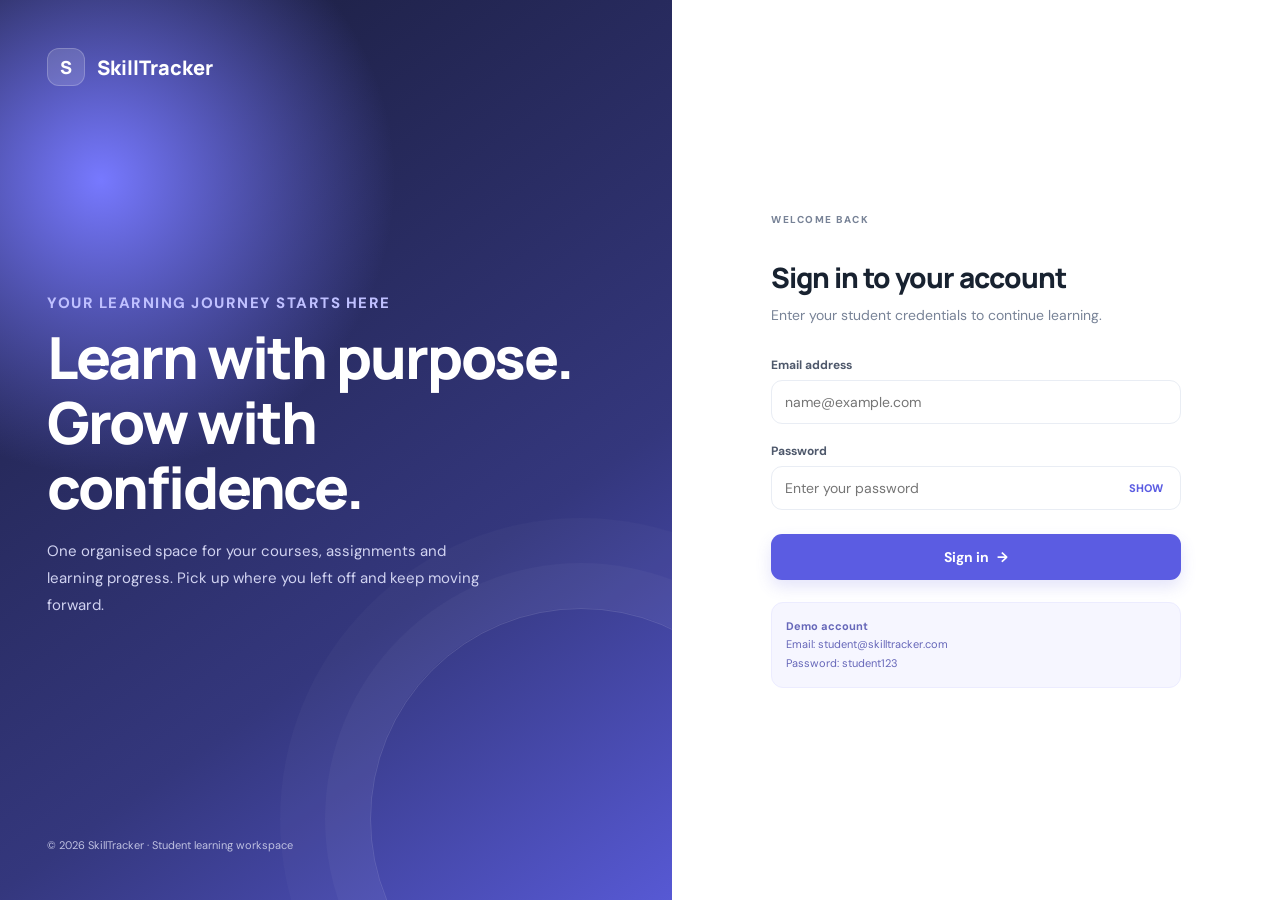
<file: html/index.html>
<!DOCTYPE html>
<html lang="en">
<head>
  <meta charset="UTF-8">
  <meta name="viewport" content="width=device-width, initial-scale=1.0">
  <title>Dashboard | SkillTracker</title>
  <link rel="stylesheet" href="../css/common.css">
  <link rel="stylesheet" href="../css/dashboard.css">
  <script src="../js/api.js" defer></script>
  <script src="../js/storage.js" defer></script>
  <script src="../js/auth.js" defer></script>
  <script src="../js/dashboard.js" defer></script>
</head>
<body>
<div class="app-shell">
  <aside class="sidebar" id="sidebar">
    <a class="brand" href="index.html"><span class="brand-mark">S</span><span class="brand-name">Skill<span>Tracker</span></span></a>
    <div class="nav-label">Learning workspace</div>
    <nav class="nav-list"><a class="nav-link active" href="index.html"><span class="nav-icon">▦</span>Dashboard</a>
<a class="nav-link " href="courses.html"><span class="nav-icon">▣</span>My Courses</a>
<a class="nav-link " href="assignments.html"><span class="nav-icon">☷</span>Assignments</a>
<a class="nav-link " href="grades.html"><span class="nav-icon">★</span>Grades</a>
<a class="nav-link " href="notifications.html"><span class="nav-icon">♧</span>Notifications</a>
<a class="nav-link " href="profile.html"><span class="nav-icon">◉</span>My Profile</a></nav>
    <div class="sidebar-bottom"><div class="help-card"><strong>Need a hand?</strong><p>Keep learning. Small steps lead to big progress.</p><a href="notifications.html">View updates →</a></div></div>
  </aside>
  <main class="main-area">
    <header class="topbar">
      <div style="display:flex;align-items:center;gap:12px">
        <button class="icon-button mobile-menu" id="menuToggle" aria-label="Open menu">☰</button>
        <div class="breadcrumb">Workspace&nbsp; / &nbsp;<strong>Dashboard</strong></div>
      </div>
      <div class="top-actions">
        <a class="icon-button" style="display:grid;place-items:center" href="notifications.html" aria-label="Notifications">♧</a>
        <div class="user-mini"><div class="avatar" id="topAvatar">DS</div><div><strong id="topUserName">Student</strong><small>Student account</small></div></div>
        <button class="btn btn-secondary btn-small" id="logoutBtn">Logout</button>
      </div>
    </header>
    <section class="page-content">
<div class="welcome-banner">
  <div><p class="eyebrow" style="color:#d6d6ff">YOUR LEARNING SPACE</p><h2 id="welcomeTitle">Good to see you!</h2><p>Here’s your learning overview. Keep your momentum going.</p></div>
  <div class="welcome-art">✦</div>
</div>
<div class="page-heading"><div><p class="eyebrow">Overview</p><h1>Dashboard</h1><p>Track your courses, assignments and progress in one place.</p></div><a class="btn" href="courses.html">Explore courses →</a></div>
<div class="grid-4" id="statsGrid">
  <div class="card stat-card"><div class="stat-top"><span class="stat-icon">▣</span></div><h3 id="courseCount">0</h3><p>Enrolled courses</p></div>
  <div class="card stat-card"><div class="stat-top"><span class="stat-icon">☷</span></div><h3 id="assignmentCount">0</h3><p>Total assignments</p></div>
  <div class="card stat-card"><div class="stat-top"><span class="stat-icon">◷</span></div><h3 id="pendingCount">0</h3><p>Pending assignments</p></div>
  <div class="card stat-card"><div class="stat-top"><span class="stat-icon">★</span></div><h3 id="averageGrade">0%</h3><p>Average grade</p></div>
</div>
<div class="dashboard-lower">
  <div class="card card-pad"><div class="section-title"><h2>Continue learning</h2><a href="courses.html">View all</a></div><div class="grid-2" id="dashboardCourses"></div></div>
  <div class="card card-pad"><div class="section-title"><h2>Upcoming assignments</h2><a href="assignments.html">View all</a></div><div id="upcomingAssignments"></div></div>
</div>
</section>
  </main>
</div>
<div class="toast" id="toast"></div>
</body>
</html>
</file>
<file: css/common.css>
@import url('https://fonts.googleapis.com/css2?family=DM+Sans:wght@400;500;600;700&family=Manrope:wght@400;500;600;700;800&display=swap');

:root {
  --bg: #f5f7fb;
  --surface: #ffffff;
  --surface-soft: #f8f9fd;
  --text: #182230;
  --muted: #788397;
  --line: #e9edf4;
  --primary: #5b5ce2;
  --primary-dark: #4546c9;
  --primary-soft: #eeeeff;
  --green: #1b9a72;
  --green-soft: #e8f7f1;
  --orange: #e99a3b;
  --orange-soft: #fff4e5;
  --red: #df626b;
  --red-soft: #fff0f1;
  --shadow: 0 12px 35px rgba(29, 39, 70, .06);
  --radius: 18px;
}
* { box-sizing: border-box; }
html { scroll-behavior: smooth; }
body {
  margin: 0; background: var(--bg); color: var(--text);
  font-family: 'DM Sans', sans-serif; font-size: 14px;
}
button, input, select, textarea { font: inherit; }
button, a { -webkit-tap-highlight-color: transparent; }
a { color: inherit; text-decoration: none; }
button { cursor: pointer; }
.app-shell { min-height: 100vh; }
.sidebar {
  position: fixed; inset: 0 auto 0 0; width: 248px; padding: 26px 18px;
  background: #171a35; color: #fff; display: flex; flex-direction: column;
  z-index: 20;
}
.brand { display: flex; align-items: center; gap: 11px; padding: 0 10px 34px; }
.brand-mark {
  width: 38px; height: 38px; border-radius: 12px; display: grid; place-items: center;
  color: #fff; font-weight: 800; font-family: Manrope; font-size: 18px;
  background: linear-gradient(135deg, #8586ff, #5758d9);
}
.brand-name { font: 800 17px Manrope, sans-serif; letter-spacing: -.5px; }
.brand-name span { color: #a5a6ff; }
.nav-label { color: #777d9d; text-transform: uppercase; letter-spacing: 1.4px; font-size: 10px; font-weight: 700; padding: 0 12px 12px; }
.nav-list { display: grid; gap: 7px; }
.nav-link {
  display: flex; align-items: center; gap: 13px; padding: 12px 13px; border-radius: 11px;
  color: #aeb3cc; font-weight: 600; transition: .2s;
}
.nav-link:hover { background: rgba(255,255,255,.07); color: white; }
.nav-link.active { background: linear-gradient(100deg, #5b5ce2, #6969eb); color: #fff; box-shadow: 0 8px 20px #4e50c544; }
.nav-icon { width: 19px; text-align: center; font-size: 16px; }
.sidebar-bottom { margin-top: auto; padding: 18px 10px 0; border-top: 1px solid #303451; }
.help-card { padding: 15px; background: #242849; border-radius: 14px; }
.help-card strong { display: block; margin-bottom: 6px; font-size: 12px; }
.help-card p { color: #aeb3cc; font-size: 11px; line-height: 1.6; margin: 0 0 12px; }
.help-card a { color: #b8b9ff; font-size: 11px; font-weight: 700; }
.main-area { margin-left: 248px; min-height: 100vh; }
.topbar {
  height: 78px; background: rgba(255,255,255,.88); border-bottom: 1px solid var(--line);
  display: flex; align-items: center; justify-content: space-between; padding: 0 38px;
  position: sticky; top: 0; z-index: 10; backdrop-filter: blur(12px);
}
.breadcrumb { color: var(--muted); font-size: 12px; }
.breadcrumb strong { color: var(--text); font-weight: 700; }
.top-actions { display: flex; align-items: center; gap: 18px; }
.icon-button { width: 38px; height: 38px; border: 1px solid var(--line); background: #fff; border-radius: 12px; color: #6f7890; }
.user-mini { display: flex; align-items: center; gap: 10px; }
.avatar { width: 38px; height: 38px; border-radius: 50%; display: grid; place-items: center; background: #e8e8ff; color: var(--primary); font-weight: 800; }
.user-mini strong { display: block; font-size: 12px; }
.user-mini small { color: var(--muted); font-size: 10px; }
.page-content { max-width: 1500px; margin: auto; padding: 34px 38px 55px; }
.page-heading { display: flex; align-items: flex-end; justify-content: space-between; gap: 20px; margin-bottom: 26px; }
.eyebrow { color: var(--primary); text-transform: uppercase; letter-spacing: 1.5px; font-size: 10px; font-weight: 800; margin: 0 0 8px; }
h1, h2, h3, p { margin-top: 0; }
h1 { font: 800 clamp(25px, 3vw, 32px) Manrope, sans-serif; letter-spacing: -1px; margin-bottom: 7px; }
.page-heading p { color: var(--muted); margin: 0; }
.muted { color: var(--muted); }
.card { background: var(--surface); border: 1px solid var(--line); border-radius: var(--radius); box-shadow: var(--shadow); }
.card-pad { padding: 22px; }
.section-title { display: flex; align-items: center; justify-content: space-between; gap: 15px; margin-bottom: 18px; }
.section-title h2 { font: 700 16px Manrope; margin: 0; }
.section-title a { color: var(--primary); font-size: 12px; font-weight: 700; }
.btn {
  display: inline-flex; align-items: center; justify-content: center; gap: 8px; border: 0;
  border-radius: 11px; padding: 11px 17px; background: var(--primary); color: white;
  font-weight: 700; transition: .2s; box-shadow: 0 7px 16px #5b5ce22a;
}
.btn:hover { background: var(--primary-dark); transform: translateY(-1px); }
.btn-secondary { background: #fff; color: var(--text); border: 1px solid var(--line); box-shadow: none; }
.btn-secondary:hover { background: var(--surface-soft); }
.btn-danger { background: var(--red); }
.btn-small { padding: 8px 12px; font-size: 12px; }
.input, .select, .textarea {
  width: 100%; border: 1px solid var(--line); border-radius: 11px; padding: 12px 13px;
  outline: none; color: var(--text); background: #fff; transition: .2s;
}
.input:focus, .select:focus, .textarea:focus { border-color: #8586ff; box-shadow: 0 0 0 3px #5b5ce214; }
.field { display: grid; gap: 7px; margin-bottom: 16px; }
.field label { font-size: 12px; font-weight: 700; color: #4e586b; }
.grid-2 { display: grid; grid-template-columns: repeat(2, minmax(0,1fr)); gap: 20px; }
.grid-3 { display: grid; grid-template-columns: repeat(3, minmax(0,1fr)); gap: 18px; }
.grid-4 { display: grid; grid-template-columns: repeat(4, minmax(0,1fr)); gap: 16px; }
.stat-card { padding: 20px; position: relative; overflow: hidden; }
.stat-top { display: flex; justify-content: space-between; align-items: center; margin-bottom: 17px; }
.stat-icon { width: 40px; height: 40px; display: grid; place-items: center; border-radius: 13px; background: var(--primary-soft); color: var(--primary); font-size: 18px; }
.stat-card h3 { font: 800 27px Manrope; margin: 0 0 4px; }
.stat-card p { color: var(--muted); margin: 0; font-size: 12px; }
.pill { display: inline-flex; padding: 5px 9px; border-radius: 20px; font-size: 10px; font-weight: 800; background: var(--primary-soft); color: var(--primary); }
.pill.green { background: var(--green-soft); color: var(--green); }
.pill.orange { background: var(--orange-soft); color: #b9781f; }
.pill.red { background: var(--red-soft); color: var(--red); }
.progress { height: 7px; border-radius: 20px; background: #edf0f6; overflow: hidden; }
.progress span { display: block; height: 100%; border-radius: inherit; background: linear-gradient(90deg, #5b5ce2, #9696ff); }
.course-card { overflow: hidden; }
.course-cover { height: 112px; padding: 18px; display: flex; align-items: flex-start; justify-content: space-between; color: white; background: linear-gradient(130deg,#5758d9,#9293ff); }
.course-cover.green-cover { background: linear-gradient(130deg,#148b78,#6bd3b1); }
.course-cover.orange-cover { background: linear-gradient(130deg,#d77c34,#ffc078); }
.course-cover.dark-cover { background: linear-gradient(130deg,#29344f,#687b9e); }
.course-cover span { font-size: 30px; }
.course-body { padding: 18px; }
.course-body h3 { font: 700 15px Manrope; margin: 0 0 7px; }
.course-body p { color: var(--muted); font-size: 11px; margin-bottom: 15px; }
.course-meta { display: flex; justify-content: space-between; color: var(--muted); font-size: 11px; margin-bottom: 9px; }
.table-wrap { overflow-x: auto; }
table { width: 100%; border-collapse: collapse; min-width: 560px; }
th { text-align: left; color: var(--muted); font-size: 10px; text-transform: uppercase; letter-spacing: .8px; padding: 13px 12px; background: #fafbfe; }
td { padding: 15px 12px; border-top: 1px solid var(--line); font-size: 12px; }
td strong { font-size: 12px; }
.empty-state { text-align: center; padding: 36px 15px; color: var(--muted); }
.empty-state .empty-icon { font-size: 30px; margin-bottom: 10px; }
.notice { padding: 13px 15px; border-radius: 12px; background: var(--primary-soft); color: #4d4fc2; font-size: 12px; line-height: 1.6; }
.toast { position: fixed; right: 24px; bottom: 24px; z-index: 100; padding: 13px 18px; border-radius: 12px; color: #fff; background: #202541; box-shadow: var(--shadow); opacity: 0; transform: translateY(10px); transition: .25s; pointer-events: none; }
.toast.show { opacity: 1; transform: translateY(0); }
.mobile-menu { display: none; }
@media (max-width: 1050px) {
  .grid-4 { grid-template-columns: repeat(2,1fr); }
  .grid-3 { grid-template-columns: repeat(2,1fr); }
  .page-content { padding: 28px 24px 45px; }
  .topbar { padding: 0 24px; }
}
@media (max-width: 760px) {
  .sidebar { transform: translateX(-100%); transition: .25s; }
  .sidebar.open { transform: translateX(0); }
  .main-area { margin-left: 0; }
  .mobile-menu { display: inline-grid; place-items: center; }
  .topbar { height: 66px; padding: 0 16px; }
  .page-content { padding: 24px 16px 40px; }
  .grid-2, .grid-3, .grid-4 { grid-template-columns: 1fr; }
  .page-heading { align-items: flex-start; flex-direction: column; }
  .user-mini div:last-child { display: none; }
}
</file>
<file: css/dashboard.css>
.welcome-banner {
  padding: 27px 30px; border-radius: 20px; color: #fff; margin-bottom: 22px;
  background: radial-gradient(circle at 90% 15%, #ffffff33, transparent 25%), linear-gradient(110deg,#4c4ec9,#7778f2);
  display:flex; align-items:center; justify-content:space-between; gap:20px; overflow:hidden;
}
.welcome-banner h2 { font:800 23px Manrope; margin:0 0 8px; }
.welcome-banner p { color:#e3e3ff; margin:0; font-size:12px; }
.welcome-art { font-size:65px; opacity:.9; padding-right:20px; }
.dashboard-lower { display:grid; grid-template-columns:1.4fr 1fr; gap:20px; margin-top:20px; }
.activity-item { display:flex; gap:12px; padding:13px 0; border-bottom:1px solid var(--line); }
.activity-item:last-child { border:0; }
.activity-dot { width:34px; height:34px; flex:0 0 34px; border-radius:11px; display:grid; place-items:center; background:var(--primary-soft); }
.activity-item strong { display:block; font-size:12px; margin-bottom:4px; }
.activity-item small { color:var(--muted); font-size:10px; }
@media(max-width:900px) { .dashboard-lower { grid-template-columns:1fr; } }
</file>
<file: css/assignments.css>
.assignment-description { color:var(--muted); font-size:12px; line-height:1.7; }
.assignment-form { margin-top:20px; }
</file>
<file: css/courses.css>
.toolbar { display:flex; gap:12px; margin-bottom:20px; }
.toolbar .input { max-width:330px; }
.toolbar .select { max-width:180px; }
.course-detail-hero { padding:30px; color:#fff; border-radius:20px; background:linear-gradient(120deg,#34377d,#7778f2); margin-bottom:20px; }
.lesson-list { display:grid; gap:10px; }
.lesson-row { display:flex; align-items:center; justify-content:space-between; padding:14px; border:1px solid var(--line); border-radius:12px; gap:12px; }
.lesson-row strong { font-size:12px; }
@media(max-width:600px) { .toolbar { flex-direction:column; } .toolbar .input,.toolbar .select { max-width:none; } }
</file>
<file: css/grades.css>
.grade-score { font:800 30px Manrope; color:var(--primary); }
.grade-summary { display:flex; align-items:center; gap:20px; }
.grade-circle { width:92px; height:92px; border-radius:50%; display:grid; place-items:center; border:8px solid #e7e7ff; color:var(--primary); font:800 20px Manrope; }
</file>
<file: css/login.css>
.login-page { min-height: 100vh; display: grid; grid-template-columns: 1.05fr .95fr; background: #fff; }
.login-visual {
  padding: 48px 7%; color: #fff; position: relative; overflow: hidden;
  background: radial-gradient(circle at 15% 20%, #7779ff 0, transparent 32%),
              linear-gradient(145deg, #191c3a, #34377d 65%, #5759d4);
  display: flex; flex-direction: column; justify-content: space-between;
}
.login-visual:after { content:""; position:absolute; width:420px; height:420px; border:1px solid #ffffff22; border-radius:50%; right:-120px; bottom:-130px; box-shadow:0 0 0 45px #ffffff08,0 0 0 90px #ffffff06; }
.login-brand { display:flex; align-items:center; gap:12px; font:800 20px Manrope; position:relative; z-index:1; }
.login-brand .brand-mark { background:#ffffff25; border:1px solid #ffffff35; }
.visual-copy { max-width:540px; position:relative; z-index:1; }
.visual-copy .eyebrow { color:#bfc0ff; }
.visual-copy h1 { font-size:clamp(35px,4.6vw,58px); line-height:1.12; letter-spacing:-2px; margin-bottom:18px; }
.visual-copy p { color:#d1d3f1; line-height:1.8; font-size:15px; max-width:450px; }
.visual-foot { color:#bfc1e1; font-size:11px; position:relative; z-index:1; }
.login-panel { display:grid; place-items:center; padding:45px 25px; }
.login-box { width:min(100%,410px); }
.login-box h2 { font:800 28px Manrope; letter-spacing:-1px; margin:0 0 8px; }
.login-box > p { color:var(--muted); margin-bottom:30px; line-height:1.6; }
.login-box .field { margin-bottom:19px; }
.password-wrap { position:relative; }
.password-wrap .input { padding-right:65px; }
.password-toggle { position:absolute; right:12px; top:50%; transform:translateY(-50%); border:0; background:none; color:var(--primary); font-size:11px; font-weight:800; }
.login-submit { width:100%; padding:14px; margin-top:5px; }
.login-error { display:none; background:var(--red-soft); color:#b34b55; border-radius:10px; padding:11px 13px; margin-bottom:15px; font-size:12px; }
.login-error.show { display:block; }
.demo-note { margin-top:22px; padding:14px; background:#f6f6ff; border:1px solid #ececff; border-radius:12px; color:#6667b9; font-size:11px; line-height:1.7; }
@media(max-width:800px) {
 .login-page { grid-template-columns:1fr; }
 .login-visual { min-height:260px; padding:28px 25px; }
 .visual-copy { margin:45px 0 25px; }
 .visual-copy h1 { font-size:35px; }
 .visual-foot { display:none; }
 .login-panel { padding:40px 24px 55px; }
}
</file>
<file: css/profile.css>
.profile-cover { height:125px; border-radius:18px 18px 0 0; background:linear-gradient(110deg,#34377d,#8586ff); }
.profile-avatar { width:82px; height:82px; margin-top:-42px; margin-left:25px; border:5px solid #fff; border-radius:50%; background:#e9e9ff; color:var(--primary); display:grid; place-items:center; font:800 25px Manrope; }
.profile-info { padding:0 25px 25px; }
</file>
